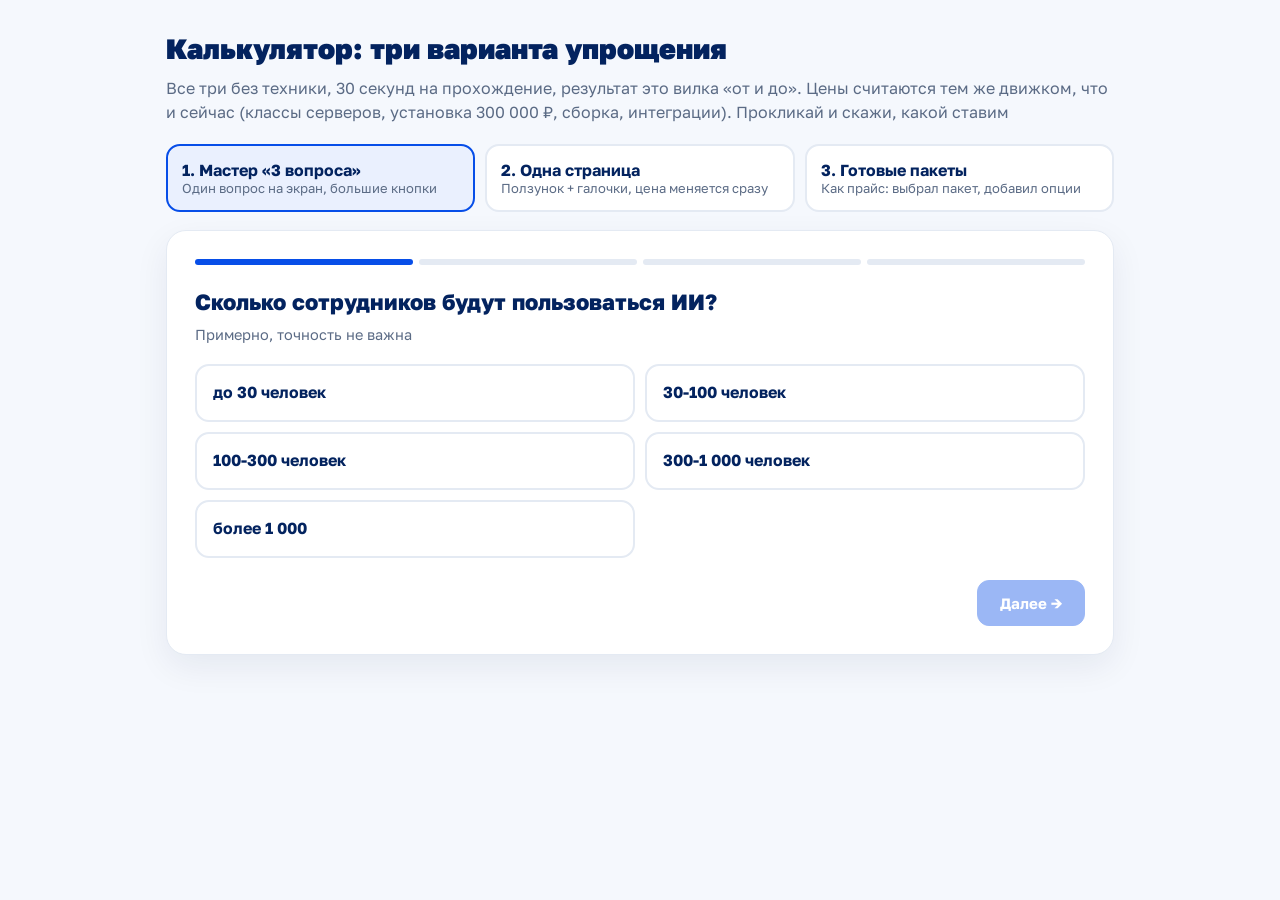
<file: public/variants.html>
<!DOCTYPE html>
<html lang="ru"><head><meta charset="UTF-8"><meta name="viewport" content="width=device-width,initial-scale=1"><meta name="robots" content="noindex,nofollow">
<title>Калькулятор: три варианта · MakeBiz</title>
<link href="https://fonts.googleapis.com/css2?family=Golos+Text:wght@400;500;600;700;800;900&display=swap" rel="stylesheet">
<style>
:root{--navy:#03235F;--ink2:#061A44;--acc:#074EE8;--accs:#EAF0FE;--ink:#0B1B33;--mut:#5B6B85;--line:#E4EAF3;--soft:#F5F8FD;--ok:#12855B}
*{box-sizing:border-box;margin:0;padding:0}
body{font-family:'Golos Text',system-ui,sans-serif;color:var(--ink);background:var(--soft);line-height:1.5}
.wrap{max-width:980px;margin:0 auto;padding:28px 16px 60px}
h1{color:var(--navy);font-size:28px;font-weight:900}
.sub{color:var(--mut);margin:6px 0 20px}
.tabs{display:grid;grid-template-columns:repeat(3,1fr);gap:10px;margin-bottom:18px}
.tab{font-family:inherit;text-align:left;border:2px solid var(--line);background:#fff;border-radius:14px;padding:14px;cursor:pointer}
.tab b{display:block;color:var(--navy);font-size:16px}.tab span{font-size:13px;color:var(--mut)}
.tab.on{border-color:var(--acc);background:var(--accs)}
.card{background:#fff;border:1px solid var(--line);border-radius:20px;padding:28px;box-shadow:0 12px 34px rgba(6,26,68,.07)}
.q{font-size:22px;font-weight:800;color:var(--navy);margin-bottom:6px}
.qh{color:var(--mut);font-size:14.5px;margin-bottom:18px}
.big{display:grid;grid-template-columns:repeat(2,1fr);gap:10px}
.b{font-family:inherit;text-align:left;border:2px solid var(--line);background:#fff;border-radius:14px;padding:16px;cursor:pointer;font-size:15px;color:var(--ink)}
.b:hover{border-color:#B9CBEC}.b.on{border-color:var(--acc);background:var(--accs)}
.b b{display:block;color:var(--navy);font-size:16px;margin-bottom:2px}.b span{font-size:13px;color:var(--mut)}
.prog{display:flex;gap:6px;margin-bottom:20px}.prog i{flex:1;height:6px;border-radius:4px;background:var(--line)}.prog i.on{background:var(--acc)}
.nav{display:flex;justify-content:space-between;margin-top:22px}
.btn{font-family:inherit;font-weight:700;font-size:15px;border-radius:12px;padding:13px 22px;border:1px solid var(--line);background:#fff;color:var(--navy);cursor:pointer}
.btn.p{background:var(--acc);border-color:var(--acc);color:#fff}.btn:disabled{opacity:.4;cursor:default}
.res{background:linear-gradient(135deg,var(--navy),var(--ink2));color:#fff;border-radius:18px;padding:24px;margin-top:18px}
.res .l{font-size:12px;letter-spacing:.05em;text-transform:uppercase;color:#9DB4DC;font-weight:700}
.res .p{font-size:34px;font-weight:900;margin:4px 0 6px}
.res .c{color:#C7D3EA;font-size:14.5px}
.res ul{list-style:none;margin-top:12px;display:grid;gap:5px;font-size:14px;color:#DCE6F7}
.res li::before{content:"✓ ";color:#7FB2FF}
.res .cta{margin-top:16px;background:var(--acc);color:#fff;border:none}
.fine{font-size:12px;color:#9DB4DC;margin-top:10px}
.two{display:grid;grid-template-columns:1.1fr .9fr;gap:22px;align-items:start}
.row{margin-bottom:22px}.row>label{display:block;font-weight:700;color:var(--navy);margin-bottom:8px}
input[type=range]{width:100%;accent-color:var(--acc)}
.rv{font-size:26px;font-weight:900;color:var(--acc)}
.chips{display:flex;flex-wrap:wrap;gap:8px}
.chip{font-family:inherit;border:1.5px solid var(--line);background:#fff;border-radius:10px;padding:9px 13px;font-size:14px;cursor:pointer;color:var(--ink)}
.chip.on{border-color:var(--acc);background:var(--accs);color:var(--navy);font-weight:600}
.sticky{position:sticky;top:16px}.sticky .res{margin-top:0}
.packs{display:grid;grid-template-columns:repeat(4,1fr);gap:10px}
.pk{font-family:inherit;text-align:left;border:2px solid var(--line);background:#fff;border-radius:16px;padding:18px 16px;cursor:pointer;color:var(--ink);position:relative}
.pk.on{border-color:var(--acc);background:var(--accs)}
.pk .n{font-weight:800;color:var(--navy);font-size:17px}.pk .w{font-size:13px;color:var(--mut);margin:4px 0 10px;min-height:38px}
.pk .pr{font-weight:900;color:var(--acc);font-size:18px}.pk .tag{position:absolute;top:-10px;left:14px;background:var(--acc);color:#fff;font-size:11px;font-weight:700;padding:2px 8px;border-radius:6px}
.pk ul{list-style:none;margin-top:10px;font-size:12.5px;color:var(--mut);display:grid;gap:3px}
.addons{display:grid;grid-template-columns:repeat(2,1fr);gap:8px;margin-top:6px}
.ad{display:flex;justify-content:space-between;gap:10px;align-items:center;font-family:inherit;border:1.5px solid var(--line);background:#fff;border-radius:12px;padding:12px 14px;cursor:pointer;font-size:14px;text-align:left;color:var(--ink)}
.ad.on{border-color:var(--acc);background:var(--accs)}.ad i{font-style:normal;color:var(--mut);font-size:12.5px;white-space:nowrap}
.note{background:#FBF3E3;border:1px solid #F0E2C4;border-radius:12px;padding:12px 14px;font-size:13.5px;color:#6B5316;margin-bottom:18px}
@media(max-width:760px){.tabs,.two,.packs,.addons,.big{grid-template-columns:1fr}.res .p{font-size:28px}.card{padding:20px}}
</style></head><body><div class="wrap">
<h1>Калькулятор: три варианта упрощения</h1>
<p class="sub">Все три без техники, 30 секунд на прохождение, результат это вилка «от и до». Цены считаются тем же движком, что и сейчас (классы серверов, установка 300 000 ₽, сборка, интеграции). Прокликай и скажи, какой ставим</p>
<div class="tabs">
 <button class="tab on" data-t="1"><b>1. Мастер «3 вопроса»</b><span>Один вопрос на экран, большие кнопки</span></button>
 <button class="tab" data-t="2"><b>2. Одна страница</b><span>Ползунок + галочки, цена меняется сразу</span></button>
 <button class="tab" data-t="3"><b>3. Готовые пакеты</b><span>Как прайс: выбрал пакет, добавил опции</span></button>
</div>
<div id="v"></div>
</div>
<script>
/* ===== общий упрощённый движок (цены из CFG основного калькулятора) ===== */
const EQ={A:[1.2,1.7],B:[2.2,3.2],C:[3.2,4.8],D:[5,7.5],E:[9.5,15],F:[13,20]};
const ASM={A:.1,B:.15,C:.15,D:.15,E:.15,F:.25};
const NAMES={A:'Рабочая станция для небольшой команды',B:'Бизнес-сервер начального уровня',C:'Универсальный бизнес-сервер',D:'Корпоративный AI-сервер',E:'Корпоративный multi-GPU сервер',F:'Высоконагруженный AI-контур'};
const TASKS={
 chat:{t:'Помогать сотрудникам',d:'AI-чат, база знаний, ответы по регламентам',svc:.2},
 docs:{t:'Документы, договоры, КП',d:'Подготовка и проверка по шаблонам',svc:.2},
 sales:{t:'Продажи и CRM',d:'Ассистент менеджеров, заполнение CRM',svc:.2},
 bot:{t:'Бот для клиентов',d:'Сайт и мессенджеры, круглосуточно',svc:.15},
 calls:{t:'Звонки',d:'Расшифровка и анализ разговоров',svc:.25},
 media:{t:'Картинки и видео',d:'Креативы, редактирование фото, ролики',svc:.25},
 code:{t:'Код',d:'Помощник разработчиков',svc:.15}
};
const SIZES=[[30,'до 30 человек'],[100,'30-100 человек'],[300,'100-300 человек'],[1000,'300-1 000 человек'],[3000,'более 1 000']];
function calc(emp,tasks,mode){ // mode: work | 247 | nodown
 const heavy=['bot','sales'].filter(t=>tasks.includes(t)).length;
 let i=emp<=30?0:emp<=100?1:emp<=300?2:emp<=1000?3:4;
 if(tasks.includes('code')&&emp>100)i=Math.max(i,3);
 if(heavy&&i<3)i++;
 let main=['B','C','D','E','F'][i];
 if(i===0&&mode==='work'&&!tasks.includes('bot'))main='A';
 const nodes=[{c:main,q:mode==='nodown'?2:1,l:'основной сервер'}];
 if(tasks.includes('calls'))nodes.push({c:emp<=100?'B':emp<=300?'C':'D',q:1,l:'сервер для звонков'});
 if(tasks.includes('media'))nodes.push({c:emp<=100?'B':'D',q:1,l:'сервер для картинок и видео'});
 let lo=0,hi=0;
 nodes.forEach(n=>{if(n.c==='A'&&nodes.length>1)n.c='B';lo+=(EQ[n.c][0]+ASM[n.c])*n.q;hi+=(EQ[n.c][1]+ASM[n.c])*n.q;});
 const svc=.3+tasks.reduce((s,t)=>s+TASKS[t].svc,0);lo+=svc;hi+=svc*1.3;
 if(mode==='nodown'){lo+=1.75;hi+=4.25;}
 const n=nodes.reduce((s,x)=>s+x.q,0);
 return {lo,hi,nodes,title:n>1?'AI-контур из '+n+' '+(n<5?'серверов':'серверов'):NAMES[main]};
}
const f=x=>(Math.round(x*10)/10).toString().replace('.',',');
const nice=x=>x<1?Math.round(x*1000/50)*50+' тыс.':f(x)+' млн';
function resHTML(r,btn){return '<div class="res"><div class="l">Ориентировочная стоимость под ключ</div><div class="p">от '+nice(r.lo)+' до '+nice(r.hi)+' ₽</div><div class="c">'+r.title+'</div><ul><li>Оборудование, сборка и тестирование</li><li>Установка и настройка системы: 300 000 ₽</li><li>Подключение выбранных задач</li></ul><button class="btn cta">'+(btn||'Получить точный расчёт')+'</button><div class="fine">Предварительная вилка. Точную конфигурацию подтвердим на технической встрече. Доставка и подготовка площадки считаются отдельно</div></div>';}

/* ===== Вариант 1: мастер «3 вопроса» ===== */
const s1={step:0,emp:null,tasks:[],mode:null};
function v1(){
 const E=document.getElementById('v');let h='<div class="card"><div class="prog">'+[0,1,2,3].map(i=>'<i class="'+(i<=s1.step?'on':'')+'"></i>').join('')+'</div>';
 if(s1.step===0)h+='<div class="q">Сколько сотрудников будут пользоваться ИИ?</div><div class="qh">Примерно, точность не важна</div><div class="big">'+SIZES.map(s=>'<button class="b'+(s1.emp===s[0]?' on':'')+'" data-e="'+s[0]+'"><b>'+s[1]+'</b></button>').join('')+'</div>';
 if(s1.step===1)h+='<div class="q">Что должен делать ИИ?</div><div class="qh">Можно выбрать несколько</div><div class="big">'+Object.entries(TASKS).map(([k,t])=>'<button class="b'+(s1.tasks.includes(k)?' on':'')+'" data-k="'+k+'"><b>'+t.t+'</b><span>'+t.d+'</span></button>').join('')+'</div>';
 if(s1.step===2)h+='<div class="q">Насколько важна бесперебойность?</div><div class="qh">От этого зависит, нужен ли запасной сервер</div><div class="big">'+[['work','Работает в рабочее время','Для сотрудников в офисе'],['247','Круглосуточно','Небольшой перерыв на обслуживание допустим'],['nodown','Без остановок','Клиенты и звонки, простой недопустим']].map(m=>'<button class="b'+(s1.mode===m[0]?' on':'')+'" data-m="'+m[0]+'"><b>'+m[1]+'</b><span>'+m[2]+'</span></button>').join('')+'</div>';
 if(s1.step===3)h+='<div class="q">Ваш предварительный расчёт</div>'+resHTML(calc(s1.emp,s1.tasks,s1.mode),'Получить точный расчёт на встрече');
 const can=[s1.emp,s1.tasks.length,s1.mode][s1.step];
 h+='<div class="nav">'+(s1.step?'<button class="btn" data-a="b">← Назад</button>':'<span></span>')+(s1.step<3?'<button class="btn p" data-a="n"'+(can?'':' disabled')+'>'+(s1.step===2?'Показать цену':'Далее')+' →</button>':'<button class="btn" data-a="r">Заново</button>')+'</div></div>';
 E.innerHTML=h;
 E.onclick=e=>{const b=e.target.closest('button');if(!b)return;
  if(b.dataset.e){s1.emp=+b.dataset.e;s1.step=1;}
  else if(b.dataset.k){const k=b.dataset.k;s1.tasks=s1.tasks.includes(k)?s1.tasks.filter(x=>x!==k):[...s1.tasks,k];}
  else if(b.dataset.m){s1.mode=b.dataset.m;s1.step=3;}
  else if(b.dataset.a==='n')s1.step++;else if(b.dataset.a==='b')s1.step--;else if(b.dataset.a==='r'){s1.step=0;s1.emp=null;s1.tasks=[];s1.mode=null;}
  v1();};
}

/* ===== Вариант 2: одна страница ===== */
const s2={i:1,tasks:['chat'],mode:'work'};
const STEPS2=[10,30,50,100,200,300,500,1000,2000];
function v2(){
 const E=document.getElementById('v');const emp=STEPS2[s2.i];
 E.innerHTML='<div class="card"><div class="two"><div>'+
  '<div class="row"><label>Сколько сотрудников будут пользоваться ИИ</label><div class="rv">'+(s2.i===STEPS2.length-1?'2 000+':emp)+' человек</div><input type="range" min="0" max="'+(STEPS2.length-1)+'" value="'+s2.i+'" id="rg"></div>'+
  '<div class="row"><label>Что должен делать ИИ</label><div class="chips">'+Object.entries(TASKS).map(([k,t])=>'<button class="chip'+(s2.tasks.includes(k)?' on':'')+'" data-k="'+k+'">'+t.t+'</button>').join('')+'</div></div>'+
  '<div class="row"><label>Режим работы</label><div class="chips">'+[['work','Рабочее время'],['247','Круглосуточно'],['nodown','Без остановок']].map(m=>'<button class="chip'+(s2.mode===m[0]?' on':'')+'" data-m="'+m[0]+'">'+m[1]+'</button>').join('')+'</div></div>'+
  '</div><div class="sticky">'+resHTML(calc(emp,s2.tasks,s2.mode))+'</div></div></div>';
 E.querySelector('#rg').oninput=e=>{s2.i=+e.target.value;v2();};
 E.onclick=e=>{const b=e.target.closest('button');if(!b)return;
  if(b.dataset.k){const k=b.dataset.k;s2.tasks=s2.tasks.includes(k)?(s2.tasks.length>1?s2.tasks.filter(x=>x!==k):s2.tasks):[...s2.tasks,k];v2();}
  if(b.dataset.m){s2.mode=b.dataset.m;v2();}};
}

/* ===== Вариант 3: готовые пакеты ===== */
const PACKS=[
 {n:'Старт',w:'Команда до 30 человек, пилот',emp:30,tasks:['chat','docs'],mode:'work',inc:['AI-чат и документы','Работа в рабочее время']},
 {n:'Бизнес',w:'Компания 30-100 человек',emp:100,tasks:['chat','docs','sales'],mode:'247',inc:['Чат, документы, CRM','Круглосуточно'],tag:'Чаще выбирают'},
 {n:'Корпорация',w:'100-300 человек, клиентский сервис',emp:300,tasks:['chat','docs','sales','bot'],mode:'247',inc:['Всё из «Бизнес»','Бот для клиентов']},
 {n:'Enterprise',w:'300+ человек, без простоя',emp:1000,tasks:['chat','docs','sales','bot'],mode:'nodown',inc:['Всё из «Корпорации»','Запасной сервер']}
];
const ADDONS=[['calls','Анализ звонков'],['media','Картинки и видео'],['code','Помощник разработчиков'],['bot','Бот для клиентов']];
const s3={p:1,add:[]};
function v3(){
 const E=document.getElementById('v');const P=PACKS[s3.p];
 const tasks=[...new Set([...P.tasks,...s3.add])];
 E.innerHTML='<div class="card"><div class="q">Выберите пакет под размер компании</div><div class="qh">Цены «от» уже с оборудованием и установкой</div><div class="packs">'+
  PACKS.map((p,i)=>{const r=calc(p.emp,p.tasks,p.mode);return '<button class="pk'+(i===s3.p?' on':'')+'" data-p="'+i+'">'+(p.tag?'<span class="tag">'+p.tag+'</span>':'')+'<div class="n">'+p.n+'</div><div class="w">'+p.w+'</div><div class="pr">от '+nice(r.lo)+' ₽</div><ul>'+p.inc.map(x=>'<li>✓ '+x+'</li>').join('')+'</ul></button>';}).join('')+
  '</div><div class="q" style="font-size:18px;margin-top:24px">Добавить к пакету</div><div class="addons">'+
  ADDONS.filter(a=>!P.tasks.includes(a[0])).map(a=>{const d=calc(P.emp,[...tasks.filter(t=>t!==a[0]),a[0]],P.mode).lo-calc(P.emp,tasks.filter(t=>t!==a[0]),P.mode).lo;return '<button class="ad'+(s3.add.includes(a[0])?' on':'')+'" data-a="'+a[0]+'"><span>'+(s3.add.includes(a[0])?'✓ ':'+ ')+a[1]+'</span><i>+ '+nice(d)+' ₽</i></button>';}).join('')+
  '</div>'+resHTML(calc(P.emp,tasks,P.mode),'Обсудить пакет «'+P.n+'»')+'</div>';
 E.onclick=e=>{const b=e.target.closest('button');if(!b)return;
  if(b.dataset.p){s3.p=+b.dataset.p;s3.add=[];v3();}
  if(b.dataset.a){const k=b.dataset.a;s3.add=s3.add.includes(k)?s3.add.filter(x=>x!==k):[...s3.add,k];v3();}};
}
const V={1:v1,2:v2,3:v3};
document.querySelectorAll('.tab').forEach(t=>t.onclick=()=>{document.querySelectorAll('.tab').forEach(x=>x.classList.toggle('on',x===t));V[t.dataset.t]();});
v1();
</script></body></html>
</file>
